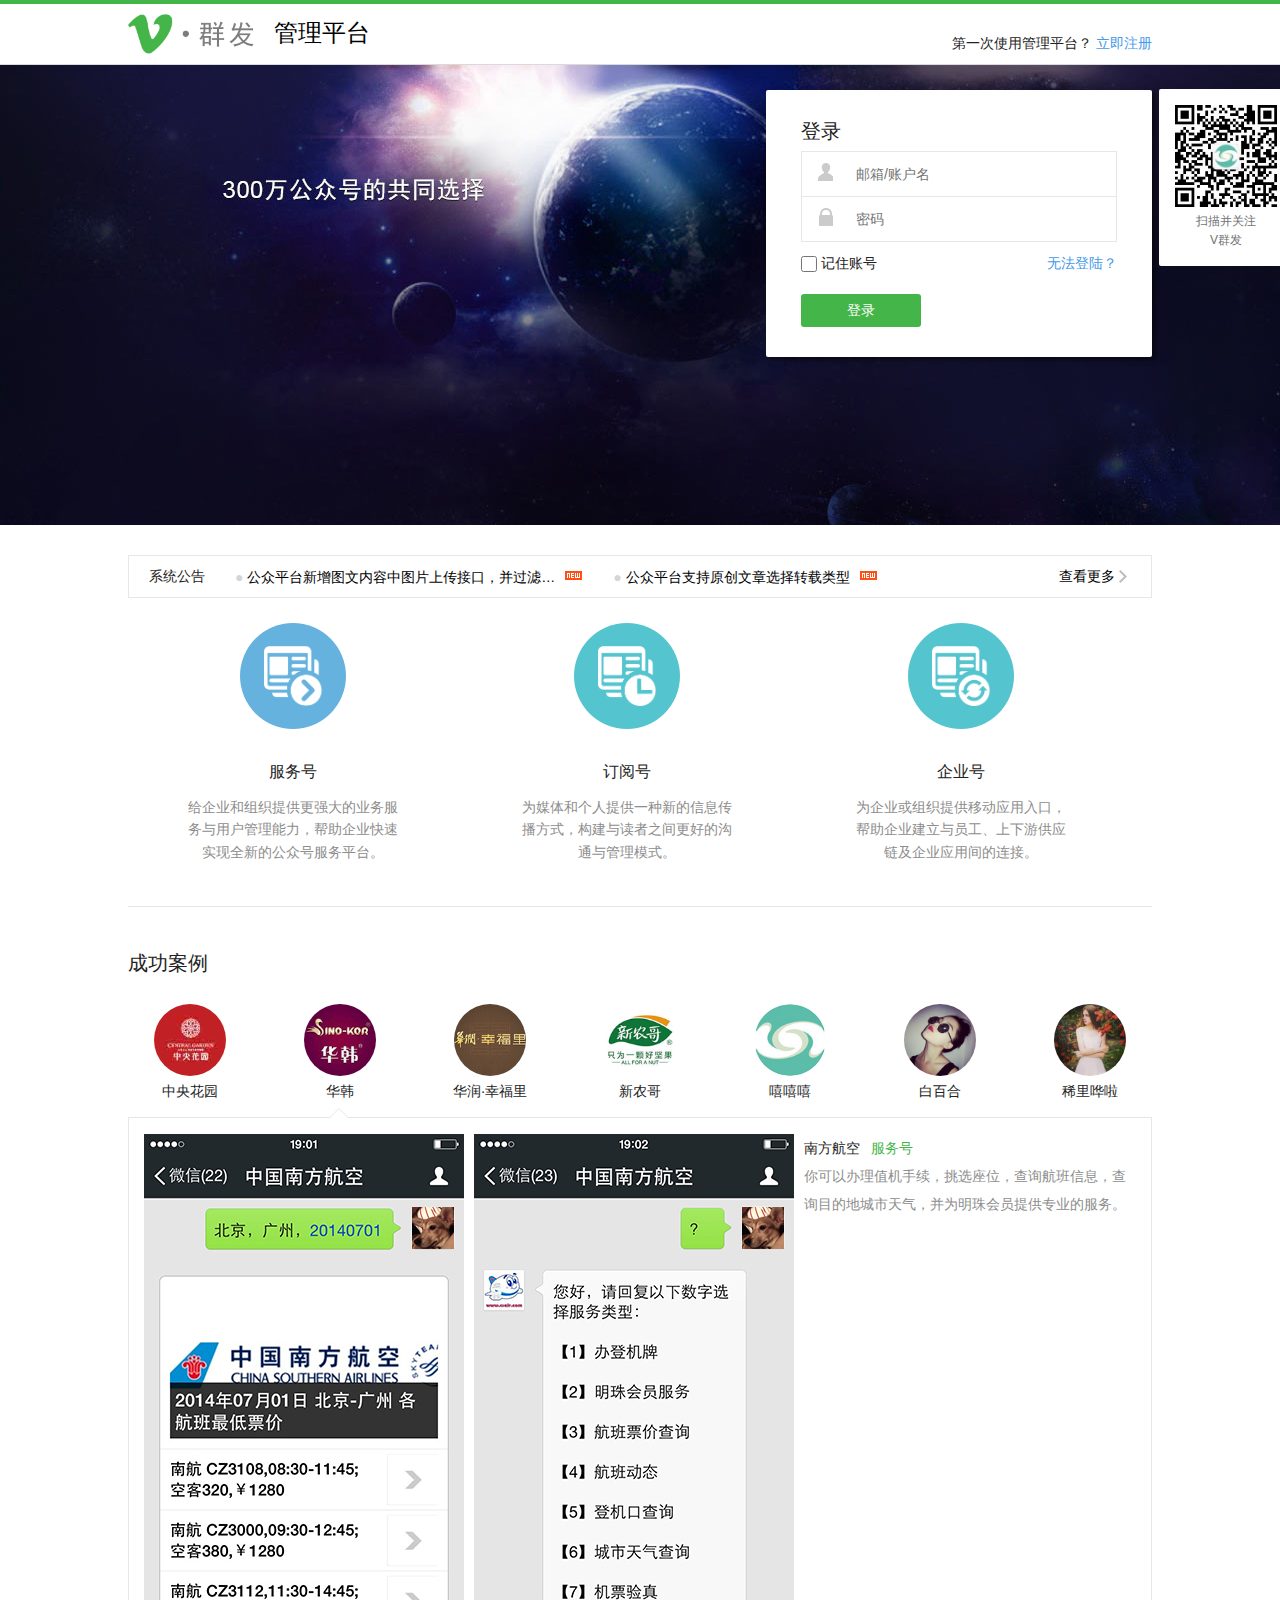
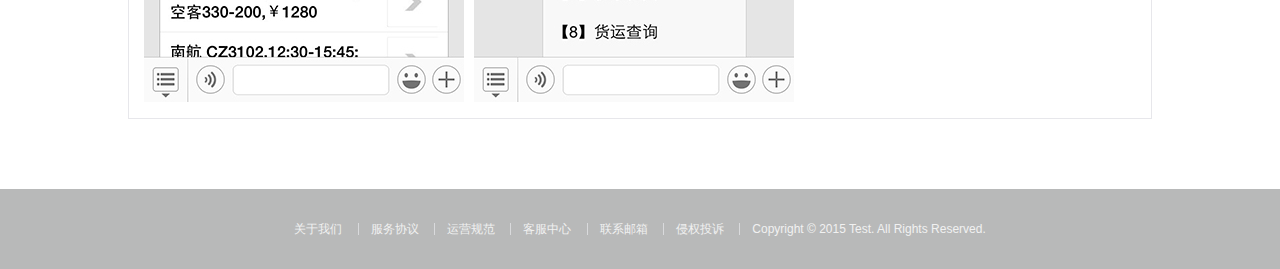
<file: public/index.html>
<!DOCTYPE html PUBLIC "-//W3C//DTD XHTML 1.0 Transitional//EN" "http://www.w3.org/TR/xhtml1/DTD/xhtml1-transitional.dtd">
<html xmlns="http://www.w3.org/1999/xhtml">
	<head>
		<meta http-equiv="Content-Type" content="text/html;charset=utf-8" />
		<meta http-equiv="X-UA-compatible" content="IE=edge,chrome=1" />
		<link rel="stylesheet" type="text/css" href="./css/reset.css" />
		<link rel="stylesheet" type="text/css" href="./css/index.css" />	
		<title>login</title>
		<script type="text/javascript" src="./js/jquery-2.1.4.js"></script>
        <script type="text/javascript" src="./js/base.js"></script>
		<script type="text/javascript" src="./js/index.js"></script>
	</head>
	<body>
		<div class="head" id="header">
			<div class="head_box">
				<div class="inner w1024">
					<h1 class="logo">
						<img src="./images/logo.png" />
						<a href="/" title="管理平台">
							管理平台
						</a>
					</h1>
					<div class="account">
						<div class="account_inner">
                            第一次使用管理平台？
                            <a href="reg.html">立即注册</a>
						</div>
					</div>
				</div>
			</div>
			<div class="banner">
				<div class="inner w1024">
					<div class="login_frame">
						<h3>登录</h3>
						<div class="space_5"></div>
                        <form action="/login" method="post">
    						<div class="login_input_panel">
    							<div class="login_input">
    								<i class="icon_login_un"></i>
    								<input name="username" type="text" placeholder="邮箱/账户名" id="username" />
    							</div>
    							<div class="login_input">
    								<i class="icon_login_pwd"></i>
    								<input name="password" type="text" placeholder="密码" id="password" />
    							</div>
    						</div>
    						<div class="login_help_panel">
    							<label class="checkbox_label">
    								<input type="checkbox" class="checkbox" />
    								记住账号
    							</label>
    							<a href="#" class="login_forget_pwd">无法登陆？</a>
    						</div>
    						<div class="login_btn_panel">
    							<input href="#" title="点击登录" class="btn_login" type="submit" value="登录" />
    						</div>
                        </form>
					</div>
					<dl class="qrcode_panel">
						<dt>
							<img src="./images/code.jpg" />
						</dt>
						<dd>
							扫描并关注
							<br />
							V群发
						</dd>
					</dl>
				</div>
			</div>
		</div>
		<div class="content" id="body">
			<dl class="notices_box">
                <dt>
                   系统公告
                </dt>
                <dd>
                    <i>●</i>
                    <a class="notices_title" href="#" target="_blank">
                        公众平台新增图文内容中图片上传接口，并过滤外链图片
                    </a>
                    <span class="label_new"></span>
                </dd>
   				<dd>
                    <i>●</i>
                    <a class="notices_title" href="#" target="_blank">
                        公众平台支持原创文章选择转载类型                    
                     </a>
                    <span class="label_new"></span>
                </dd>                
                <dd class="extra">
                    <a href="#" target="_blank">
                        查看更多                        
                        <i class="icon_arrow"></i>
                    </a>
                </dd>
            </dl>
            <div class="functions">
                <div class="group">
                    <a href="#" target="_blank" class="functions_wrp">
                        <dl class="functions_kind">
                            <dt class="name">
                            	<span class="icon_functions_kind function1">
                            		<img src="./images/function1.png" />
                            	</span>
                            	服务号
                            </dt>
                            <dd>
                            	给企业和组织提供更强大的业务服务与用户管理能力，帮助企业快速实现全新的公众号服务平台。 
                            </dd>
                        </dl>
                    </a>
                    <a href="#" target="_blank" class="functions_wrp">
                        <dl class="functions_kind">
                            <dt class="name">
                            	<span class="icon_functions_kind function2">
                            		<img src="./images/function2.png" />
                            	</span>
                            	订阅号
                            </dt>
                            <dd>
                            	为媒体和个人提供一种新的信息传播方式，构建与读者之间更好的沟通与管理模式。
                            </dd>
                        </dl>
                    </a>
					<a href="#" target="_blank" class="functions_wrp">
                        <dl class="functions_kind">
                            <dt class="name">
                            	<span class="icon_functions_kind function3">
                            		<img src="./images/function3.png" />
                            	</span>
                            	企业号
                            </dt>
                            <dd>
                            	为企业或组织提供移动应用入口，帮助企业建立与员工、上下游供应链及企业应用间的连接。
                            </dd>
                        </dl>
                    </a>
                </div>
            </div>
            <div class="case_mod">
            	<h3 class="case_mod_title">成功案例</h3>
            	<div class="case_mod_bd">
            		<ul class="case_mod_list" id="iconList">
                        <li class="case_mod_item IconItem" name="zyhy">
                            <span class="icon_wrapper">
                                <img src="./images/avatar1.jpg" />
                            </span>
                            <h4 class="case_mod_t">中央花园</h4>
                        </li>
                        <li class="case_mod_item IconItem" name="hh">
                            <span class="icon_wrapper">
                                <img src="./images/avatar2.jpg" />
                            </span>
                            <h4 class="case_mod_t">华韩</h4>
                        </li>
                        <li class="case_mod_item IconItem" name="hr">
                            <span class="icon_wrapper">
                               <img src="./images/avatar3.jpg" />
                            </span>
                            <h4 class="case_mod_t">华润·幸福里</h4>
                        </li>
                        <li class="case_mod_item IconItem" name="xng">
                            <span class="icon_wrapper">
                                <img src="./images/avatar4.jpg" />
                            </span>
                            <h4 class="case_mod_t">新农哥</h4>
                        </li>
                        <li class="case_mod_item IconItem" name="xx">
                            <span class="icon_wrapper">
                                <img src="./images/avatar5.jpg" />
                            </span>
                            <h4 class="case_mod_t">嘻嘻嘻</h4>
                        </li>
                        <li class="case_mod_item IconItem" name="g1">
                            <span class="icon_wrapper">
                                <img src="./images/avatar6.jpg" />
                            </span>
                            <h4 class="case_mod_t">白百合</h4>
                        </li>
						<li class="case_mod_item IconItem" name="g2" style="margin-right:0px;">
                            <span class="icon_wrapper">
                                <img src="./images/avatar7.jpg" />
                            </span>
                            <h4 class="case_mod_t">稀里哗啦</h4>
                        </li>
                    </ul>
                    <div class="case_mod_desc">
                    	<div class="case_mod_desc_c on">
                    		<img src="./images/case1.jpg" />
                    		<img src="./images/case2.jpg" />
                    		<p class="case_mod_desc_text">
                    			<strong class="case_mod_desc_title">
                    				南方航空
                    				<span class="case_mod_desc_title_info">服务号</span>
                    			</strong>
                    			<span class="case_mod_desc_intro">
                                    你可以办理值机手续，挑选座位，查询航班信息，查询目的地城市天气，并为明珠会员提供专业的服务。
                                </span>
                    		</p>
                    		<span class="arrow">
                                <i class="arrow_down"></i>
                                <i class="arrow_up"></i>
                            </span>
                    	</div>
                    	<div class="case_mod_desc_c">
                    		<img src="./images/case1.jpg" />
                    		<img src="./images/case2.jpg" />
                    		<p class="case_mod_desc_text">
                    			<strong class="case_mod_desc_title">
                    				南方航空
                    				<span class="case_mod_desc_title_info">服务号</span>
                    			</strong>
                    			<span class="case_mod_desc_intro">
                                    你可以办理值机手续，挑选座位，查询航班信息，查询目的地城市天气，并为明珠会员提供专业的服务。
                                </span>
                    		</p>
                    		<span class="arrow" style="left:200px;">
                                <i class="arrow_down"></i>
                                <i class="arrow_up"></i>
                            </span>
                    	</div>
                    	<div class="case_mod_desc_c">
                    		<img src="./images/case1.jpg" />
                    		<img src="./images/case2.jpg" />
                    		<p class="case_mod_desc_text">
                    			<strong class="case_mod_desc_title">
                    				南方航空
                    				<span class="case_mod_desc_title_info">服务号</span>
                    			</strong>
                    			<span class="case_mod_desc_intro">
                                    你可以办理值机手续，挑选座位，查询航班信息，查询目的地城市天气，并为明珠会员提供专业的服务。
                                </span>
                    		</p>
                    		<span class="arrow" style="left:350px;">
                                <i class="arrow_down"></i>
                                <i class="arrow_up"></i>
                            </span>
                    	</div>
                    	<div class="case_mod_desc_c">
                    		<img src="./images/case1.jpg" />
                    		<img src="./images/case2.jpg" />
                    		<p class="case_mod_desc_text">
                    			<strong class="case_mod_desc_title">
                    				南方航空
                    				<span class="case_mod_desc_title_info">服务号</span>
                    			</strong>
                    			<span class="case_mod_desc_intro">
                                    你可以办理值机手续，挑选座位，查询航班信息，查询目的地城市天气，并为明珠会员提供专业的服务。
                                </span>
                    		</p>
                    		<span class="arrow" style="left:500px;">
                                <i class="arrow_down"></i>
                                <i class="arrow_up"></i>
                            </span>
                    	</div>
                    	<div class="case_mod_desc_c">
                    		<img src="./images/case1.jpg" />
                    		<img src="./images/case2.jpg" />
                    		<p class="case_mod_desc_text">
                    			<strong class="case_mod_desc_title">
                    				南方航空
                    				<span class="case_mod_desc_title_info">服务号</span>
                    			</strong>
                    			<span class="case_mod_desc_intro">
                                    你可以办理值机手续，挑选座位，查询航班信息，查询目的地城市天气，并为明珠会员提供专业的服务。
                                </span>
                    		</p>
                    		<span class="arrow" style="left:650px;">
                                <i class="arrow_down"></i>
                                <i class="arrow_up"></i>
                            </span>
                    	</div>
                    	<div class="case_mod_desc_c">
                    		<img src="./images/case1.jpg" />
                    		<img src="./images/case2.jpg" />
                    		<p class="case_mod_desc_text">
                    			<strong class="case_mod_desc_title">
                    				南方航空
                    				<span class="case_mod_desc_title_info">服务号</span>
                    			</strong>
                    			<span class="case_mod_desc_intro">
                                    你可以办理值机手续，挑选座位，查询航班信息，查询目的地城市天气，并为明珠会员提供专业的服务。
                                </span>
                    		</p>
                    		<span class="arrow" style="left:800px;">
                                <i class="arrow_down"></i>
                                <i class="arrow_up"></i>
                            </span>
                    	</div>
                    	<div class="case_mod_desc_c">
                    		<img src="./images/case1.jpg" />
                    		<img src="./images/case2.jpg" />
                    		<p class="case_mod_desc_text">
                    			<strong class="case_mod_desc_title">
                    				南方航空
                    				<span class="case_mod_desc_title_info">服务号</span>
                    			</strong>
                    			<span class="case_mod_desc_intro">
                                    你可以办理值机手续，挑选座位，查询航班信息，查询目的地城市天气，并为明珠会员提供专业的服务。
                                </span>
                    		</p>
                    		<span class="arrow" style="left:950px;">
                                <i class="arrow_down"></i>
                                <i class="arrow_up"></i>
                            </span>
                    	</div>
                    </div>
            	</div>
            </div>
		</div>
		<div class="foot" id="footer">
			<ul class="links">
				<li class="links_item no_extra">
					<a href="#" target="_blank">
						关于我们
					</a>
				</li>
				<li class="links_item">
					<a href="#" target="_blank">
						服务协议
					</a>
				</li>
				<li class="links_item">
					<a href="#" target="_blank">
						运营规范
					</a>
				</li>
				<li class="links_item">
					<a href="#" target="_blank">
						客服中心
					</a>
				</li>
                <li class="links_item">
                	<a href="#" target="_blank">
                		联系邮箱
                	</a>
                </li>
            	<li class="links_item">
            		<a href="#" target="_blank">
            			侵权投诉
            		</a>
            	</li>
            	<li class="links_item">
            		<p class="copyright">
            			Copyright © 2015 Test. All Rights Reserved.
            		</p>
            	</li>
			</ul>
		</div>
	</body>
</html>
</file>
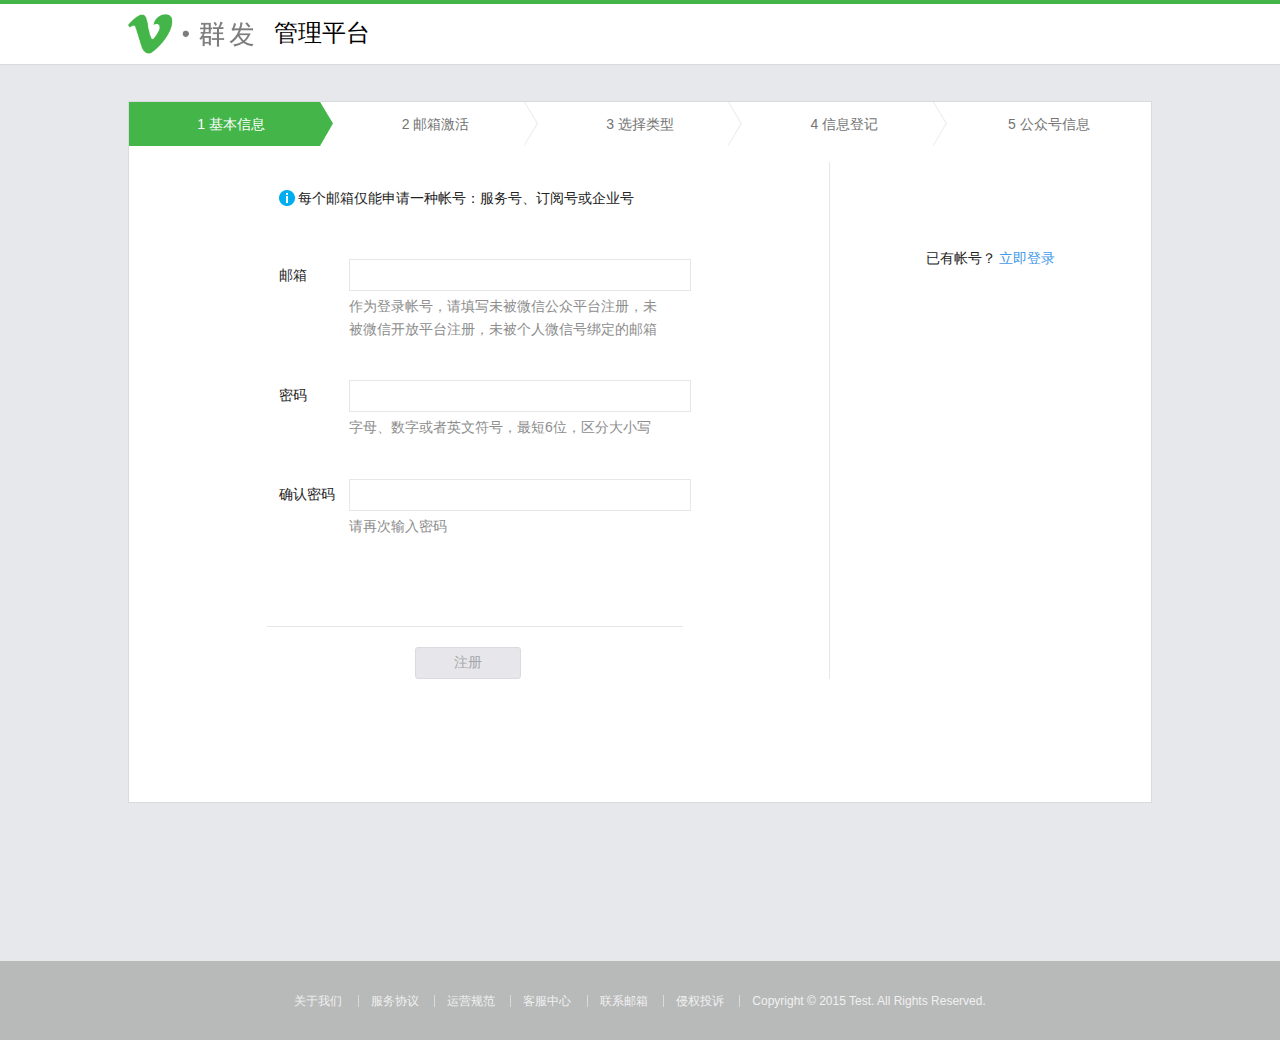
<file: public/reg.html>
<!DOCTYPE html PUBLIC "-//W3C//DTD XHTML 1.0 Transitional//EN" "http://www.w3.org/TR/xhtml1/DTD/xhtml1-transitional.dtd">
<html xmlns="http://www.w3.org/1999/xhtml">
	<head>
		<meta http-equiv="Content-Type" content="text/html;charset=utf-8" />
		<meta http-equiv="X-UA-compatible" content="IE=edge,chrome=1" />
		<link rel="stylesheet" type="text/css" href="./css/reset.css" />
		<link rel="stylesheet" type="text/css" href="./css/reg.css" />	
		<title>Reg</title>
		<script type="text/javascript" src="./js/jquery-2.1.4.js"></script>
        <script type="text/javascript" src="./js/base.js"></script>
		<script type="text/javascript" src="./js/reg.js"></script>
	</head>
	<body>
        <div class="head_box">
            <div class="inner w1024">
                <h1 class="logo">
                    <img src="./images/logo.png" />
                    <a href="/" title="管理平台">
                        管理平台
                    </a>
                </h1>
            </div>
        </div>
        <div class="content" id="body">
           <div class="contanter">
                <ul class="processor_bar">    
                    <li class="step grid_item current">
                        <h4>1 基本信息</h4>
                    </li>                    
                    <li class="step grid_item next">
                        <h4>2 邮箱激活</h4>
                    </li>                   
                    <li class="step grid_item nnext">
                        <h4>3 选择类型</h4>
                    </li>                   
                    <li class="step grid_item nnext">
                        <h4>4 信息登记</h4>
                    </li>               
                    <li class="step grid_item nnext">
                        <h4>5 公众号信息</h4>
                    </li>                   
                </ul>
                <div class="info_box">
                    <div class="form_wrp">
                        <form class="form" id="registerStep1">
                            <fieldset class="frm_fieldset">
                                <div class="frm_title mini_tips">
                                    <i class="icon_msg_mini info"></i>每个邮箱仅能申请一种帐号：服务号、订阅号或企业号
                                </div>
                                <div class="frm_control_group">
                                    <label for="" class="frm_label">邮箱</label>
                                    <div class="frm_controls">
                                        <span class="frm_input_box">
                                            <input action="email" name="email" id="email" type="text" placeholder="" class="frm_input">
                                        </span>
                                        <p class="frm_msg fail" id="error_email" style="display: none;">
                                        </p>
                                        <p class="frm_tips">
                                            作为登录帐号，请填写未被微信公众平台注册，未被微信开放平台注册，未被个人微信号绑定的邮箱
                                        </p>
                                        <i class="frm_etips"></i>
                                    </div>
                                </div>                 
                                <div class="frm_control_group">
                                    <label for="" class="frm_label">密码</label>
                                    <div class="frm_controls">
                                        <span class="frm_input_box">
                                            <input name="password" id="password" type="password" placeholder="" autocomplete="off" class="frm_input" onpaste="return false">
                                        </span>
                                         <p class="frm_tips">
                                            字母、数字或者英文符号，最短6位，区分大小写
                                        </p>
                                    </div>
                                </div>                   
                                <div class="frm_control_group">
                                    <label for="" class="frm_label">确认密码</label>
                                    <div class="frm_controls">
                                        <span class="frm_input_box">
                                            <input name="password2" id="password2" type="password" placeholder="" autocomplete="off" class="frm_input" onpaste="return false">
                                        </span>
                                        <p class="frm_tips">
                                            请再次输入密码
                                        </p>
                                    </div>
                                </div>
                            </fieldset>
                            <div class="tool_bar border with_form">
                                <span class="btn btn_disabled btn_primary btn_input">
                                    <button id="register" type="submit" class="">
                                        注册
                                    </button>
                                </span>
                            </div>
                        </form>
                    </div>
                </div>
                <div class="tips_show">
                    <p>
                        已有帐号？
                        <a href="/">
                            立即登录
                        </a>
                    </p>
                </div>
            </div>
        </div> 
        <div class="foot" id="footer">
            <ul class="links">
                <li class="links_item no_extra">
                    <a href="#" target="_blank">
                        关于我们
                    </a>
                </li>
                <li class="links_item">
                    <a href="#" target="_blank">
                        服务协议
                    </a>
                </li>
                <li class="links_item">
                    <a href="#" target="_blank">
                        运营规范
                    </a>
                </li>
                <li class="links_item">
                    <a href="#" target="_blank">
                        客服中心
                    </a>
                </li>
                <li class="links_item">
                    <a href="#" target="_blank">
                        联系邮箱
                    </a>
                </li>
                <li class="links_item">
                    <a href="#" target="_blank">
                        侵权投诉
                    </a>
                </li>
                <li class="links_item">
                    <p class="copyright">
                        Copyright © 2015 Test. All Rights Reserved.
                    </p>
                </li>
            </ul>
        </div>
	</body>
</html>
</file>
<file: public/css/index.css>
.w1024 {
	position: relative;
	width: 1024px;
	margin-left: auto;
  	margin-right: auto;
}

body {
	line-height: 1.6;
  	font-family: "Helvetica Neue","Hiragino Sans GB","Microsoft YaHei","\9ED1\4F53",Arial,sans-serif;
  	color: #222;
  	font-size: 14px;
}
/*头部样式*/
.head_box {
	position: relative;
 	background-color: #fff;
  	border-top: 4px solid #44b549;
  	border-bottom: 1px solid #d9dadc;
}
.head_box .inner {
	height: 60px;
}
.logo {
	float: left;
  	padding-top: 10px;
  	font-size: 24px;
}
.logo a {
	display: block;
  	width: 248px;
  	height: 40px;
  	overflow: hidden;
  	/*text-decoration: none;*/
} 
.logo img {
	float: left;
	margin: 0px 20px 0 0;
	height: 40px;
}
.account {
	float: right;
  	padding-top: 10px;
}
.account_inner {
	padding-top: 18px;
	display: inline-block;
  	vertical-align: bottom;
}
.account_inner a {
	color: #459ae9;
}
.account_inner a:hover {
	text-decoration: underline;
}
.banner {
	width: 100%;
	height: 460px;
	background: #090b1a url(../images/banner.jpg) no-repeat center 0;
}
.login_frame {
	padding: 25px 35px 20px;
  	width: 316px;
  	float: right;
  	margin-top: 25px;
  	border-radius: 2px;
  	box-shadow: 3px 3px 5px rgba(0,0,0,0.5);
  	background-color: #fff;
}
.login_frame h3 {
	font-size: 20px;
  	font-weight: 400;
  	font-style: normal;
}
.login_input {
	position: relative;
  	padding: 3px 0 3px 54px;
  	border: 1px solid #e7e7eb;
  	margin-top: -1px;
}
.login_input input {
	border: 0;
  	outline: 0;
  	padding: 11px 0;
  	vertical-align: middle;
  	width: 100%;
}
.icon_login_un {
	position: absolute;
  	left: 15px;
  	top: 50%;
  	margin-top: -11px;
  	width: 16px;
  	height: 18px;
  	vertical-align: middle;
  	background: url(../images/icons.png) -150px 0 no-repeat;
}
.icon_login_pwd {
	position: absolute;
  	left: 15px;
  	top: 50%;
  	margin-top: -11px;
  	width: 16px;
  	height: 18px;
  	vertical-align: middle;
  	background: url(../images/icons.png) -150px -50px no-repeat;
}
input {
	color: #222;
}
.login_help_panel {
	overflow: hidden;
  	margin-top: 10px;
}
.checkbox_label input {
	width: 16px;height: 16px;
	vertical-align: middle;
}
.login_forget_pwd {
	float: right;
	color: #459ae9;
  	text-decoration: none;
}
.login_forget_pwd:hover {
	text-decoration: underline;
}
.login_btn_panel {
	margin-top: 20px;
  	margin-bottom: 10px;
}
.btn_login {
	display: inline-block;
	overflow: visible;
	text-align: center;
	border-radius: 3px;
	cursor: pointer;
	background:#44b549;
	color: #fff;
	height: 33px;width: 120px;
	line-height: 33px;
	border: 0;
}
.btn_login:hover {
	background-color: #2f9833;
}
.qrcode_panel {
	position: absolute;
	top: 24px;
	right: -141px;
	background: #fff;
	padding: 16px;
	border-radius: 2px;
	text-align: center;
	color: #717375;
	font-size: 12px;
}
.qrcode_panel dt {
	height: 107px;
}
.qrcode_panel img {
	width: 102px;
}
/*内容样式*/
.content {
	width: 1024px;
	margin: 30px auto 0;
}
.notices_box {
	overflow: hidden;
	position: relative;
	margin-bottom: 15px;
	padding-left: 20px;
	padding-right: 90px;
	line-height: 40px;
	background: #fff;
	border: 1px solid #e7e7eb;
}
.notices_box dt {
	float: left;	
}
.notices_box dd {
	float: left;
	margin-left: 30px;	
}
.notices_box dd i {
	display: inline-block;
	vertical-align: middle;
	color: #d5d5d5
}
.notices_box dd .notices_title {
	display: inline-block;
	vertical-align: middle;
	width: auto;
	overflow: hidden;
	text-overflow: ellipsis;
	white-space: nowrap;
	word-wrap: normal;
	max-width: 22em;
}
.notices_box dd a:hover {
	color: #459ae9;
	text-decoration: underline;
}
.label_new {
	background: url(../images/icons.png) -50px -150px no-repeat;
	width: 18px;height: 12px;
	vertical-align: middle;
	display: inline-block;
	margin-left: 6px;
}
.notices_box dd.extra {
	position: absolute;
	right: 16px;
	top: 0;
}
.icon_arrow {
	background: url(../images/icons.png) -150px -100px no-repeat;
	width: 16px;height: 15px;
}
.functions {
	padding-bottom: 40px;
	border-bottom: 1px solid #e7e7eb;
}
.functions_wrp {
	display: inline-block;
	width: 212px;
	margin: 0 59px;
}
.functions_kind {
	color: #8d8d8d;
}
.functions_kind dd {
	text-align: center;
	margin-bottom: 3px;
}
.name {
	padding-top: 10px;
	color: #222;
	font-size: 16px;
	text-align: center;
	margin-bottom: 11px;
}
.icon_functions_kind {
	width: 106px;height: 83px;
	display: block;
	padding-top: 23px;
	margin: 0 auto 30px;
	border-radius: 53px;
}
.icon_functions_kind img {
	width: 60px;
}
.function1 {
	background-color: #66b2df;
}
.function2 {
	background-color: #54c4cf;
}
.function3 {
	background-color: #54c4cf;
}
/*案例样式*/
.case_mod {
	padding-top: 40px;
}
.case_mod_title {
	font-size: 20px;
	margin-bottom: 25px;
}
.case_mod_bd {
	margin-top: 10px;
}
.case_mod_list {
	position: relative;
	text-align: center;
}
.case_mod_item {
	display: inline-block;
	width: 96px;
	margin-right: 50px;
	text-align: center;
	cursor: auto;
}
.icon_wrapper img {
	display: inline-block;
	width: 72px;
	vertical-align: middle;
	border-radius: 36px;
}
.case_mod_t {
	padding-top: 4px;
	font-size: 14px;
	color: #222;
}
.case_mod_desc {
	position: relative;
	margin-top: 15px;
	padding: 16px 15px;
	border: 1px solid #e7e7eb;
}
.case_mod_desc_c {
	display: none;
	overflow: hidden;
}
.case_mod_desc_c img {
	width: 320px;
	margin-right: 10px;
	float: left;
}
.case_mod_desc_text {
	margin-right: 10px;
	line-height: 2;
}
.case_mod_desc_title {
	font-weight: 400;
}
.case_mod_desc_title_info {
	margin-left: .5em;
	color: #44b549;
}
.case_mod_desc_intro {
	display: block;
	color: #8d8d8d;
}
.case_mod_desc_c.on {
	display: block;
}
.arrow {
	position: absolute;
	left: 30px;
	top: -10px;
}
.arrow .arrow_down {
	display: inline-block;
	position: absolute;
	width: 0;height: 0;
	border-width: 10px;
	border-style: dashed;
	border-color: transparent;
	border-top-width: 0;
	border-bottom-color: #e7e7eb;
	border-bottom-style: solid;
}
.arrow .arrow_up {
	display: inline-block;
	position: absolute;
	width: 0;height: 0;
	border-width: 10px;
	border-style: dashed;
	border-color: transparent;
	border-top-width: 0;
	border-bottom-color: #fff;
  	border-bottom-style: solid;
  	top: 1px;
}
/*页脚样式*/
.foot {
	margin-top: 70px;
	padding: 30px 0;
	text-align: center;
	background: #b8b9b9;
}
.links {
	font-size: 12px;
}
 .foot .links_item {
	display: inline-block;
	vertical-align: middle;
	color: #f1f1f1;
	padding: 0 1em;
	line-height: 1em;
	border-left: 1px solid #d9dadc;
}
.links_item a {
	color: #f1f1f1;
}
.foot .links_item:first-child {
	border-left-width: 0;
}
</file>
<file: public/css/reg.css>
.w1024 {
	position: relative;
	width: 1024px;
	margin-left: auto;
  	margin-right: auto;
}

body {
	min-width: 1024px;
	line-height: 1.6;
  	font-family: "Helvetica Neue","Hiragino Sans GB","Microsoft YaHei","\9ED1\4F53",Arial,sans-serif;
  	color: #222;
  	font-size: 14px;
  	background: #e7e8eb;
}
/*头部样式*/
.head_box {
	position: relative;
 	background-color: #fff;
  	border-top: 4px solid #44b549;
  	border-bottom: 1px solid #d9dadc;
}
.head_box .inner {
	height: 60px;
}
.logo {
	float: left;
  	padding-top: 10px;
  	font-size: 24px;
}
.logo a {
	display: block;
  	width: 248px;
  	height: 40px;
  	overflow: hidden;
  	/*text-decoration: none;*/
} 
.logo img {
	float: left;
	margin: 0px 20px 0 0;
	height: 40px;
}
/*content样式*/
.content {
	width: 1024px;
	margin: 0 auto;
	padding: 36px 0 88px;
}
.contanter {
	background: #fff;
	border: 1px solid #d9dadc;
	min-height: 700px;
}
.processor_bar {
	background: #fff;
	border-color: #e6e7ea;
}
.processor_bar h4 {
  	font-weight: 400;
  	overflow: hidden;
  	text-overflow: ellipsis;
}
.step {
	color: #747474;
	background: #fff url(../images/register_step_bg.png) no-repeat right 0px;
}
.step:last-child {
	background: none;
}
.processor_bar .current {
	color: #fff;
	background: #44b549 url(../images/register_step_bg.png) no-repeat right -88px;
}
.grid_item {
	width: 20%;
	line-height: 44px;
	float: left;
	text-align: center;
}
.info_box {
	text-align: center;
  	padding-top: 60px;
  	padding-bottom: 60px;
}
.form_wrp {
	position: relative;
	float: left;
  	width: 700px;
  	border-right: 1px solid #e7e7eb;
}
.info_box .form {
	display: inline-block;
  	width: 75%;
  	text-align: left;
  	margin-left: 100px;
}
.frm_fieldset {
	border: none;
	padding-top: 25px;
}
.form_wrp .frm_title {
	margin-bottom: 50px;
}
.icon_msg_mini {
	width: 16px;height: 16px;
	vertical-align: middle;
	display: inline-block;
	font-weight: 400;
	margin-top: -3px;
	margin-right: 3px;
	background: url(../images/base.png) 0 -1050px no-repeat;
}
.frm_control_group {
	padding-bottom: 40px;
}
.frm_label {
	width: 4em;
	float: left;
	margin-top: .3em;
	margin-right: 1em;
	font-size: 14px;
}
.frm_controls {
	display: table-cell;
	vertical-align: top;
}
.frm_input_box {
	width: 320px;
	display: inline-block;
	position: relative;
	height: 30px;
	line-height: 30px;
	vertical-align: middle;
	padding: 0 10px;
	border: 1px solid #e7e7eb;
	background: #fff;
}
.frm_input {
	height: 22px;
	margin: 4px 0;
	width: 100%;
	background: transparent;
	border: 0;
	outline: 0;
	color: #222;
}
.frm_msg_content {
	color: #fa0;
}
.frm_tips {
	width: 320px;
	padding-top: 4px;
	color: #8d8d8d;
}
.frm_etips {
	position: absolute;
	height: 32px;width: 100px;
	line-height: 32px;
	top: 94px;
	right: 20px;
	font-size: 10px;
}
.org {
	color: #EA7C2C;
}
.gre {
	color: #37BD6C;
}
.tool_bar {
	padding-top: 20px;
	padding-bottom: 0;
	margin: 40px 0 0;
	text-align: center;
	width: 416px;
	border-top: 1px solid #e7e7eb;
}
.btn {
	display: inline-block;
	overflow: visible;
	height: 30px;
	line-height: 30px;
	vertical-align: middle;
	text-align: center;
	text-decoration: none;
	border-radius: 3px;
	font-size: 14px;
	border-width: 1px;
	border-style: solid;
}
.btn_input {
	min-width: 104px;
	margin-right: 1em;
	background-color: #e7e7eb;
	border-color: #dadbe0;
	color: #a5a6aa;
}
.btn_input button {
	display: block;
	width: 100%;height: 100%;
	color: #a5a6aa;
	background: transparent;
	border: 0;
	outline: 0;
	overflow: hidden;
	padding: 0 22px;

}
.tips_show {
	text-align: center;
	overflow: hidden;
  	padding-top: 25px;
  	font-size: 14px;	
}
.tips_show p a {
	color: #459ae9;
}
/*页脚样式*/
.foot {
	margin-top: 70px;
	padding: 30px 0;
	text-align: center;
	background: #b8b9b9;
}
.links {
	font-size: 12px;
}
 .foot .links_item {
	display: inline-block;
	vertical-align: middle;
	color: #f1f1f1;
	padding: 0 1em;
	line-height: 1em;
	border-left: 1px solid #d9dadc;
}
.links_item a {
	color: #f1f1f1;
}
.foot .links_item:first-child {
	border-left-width: 0;
}
</file>
